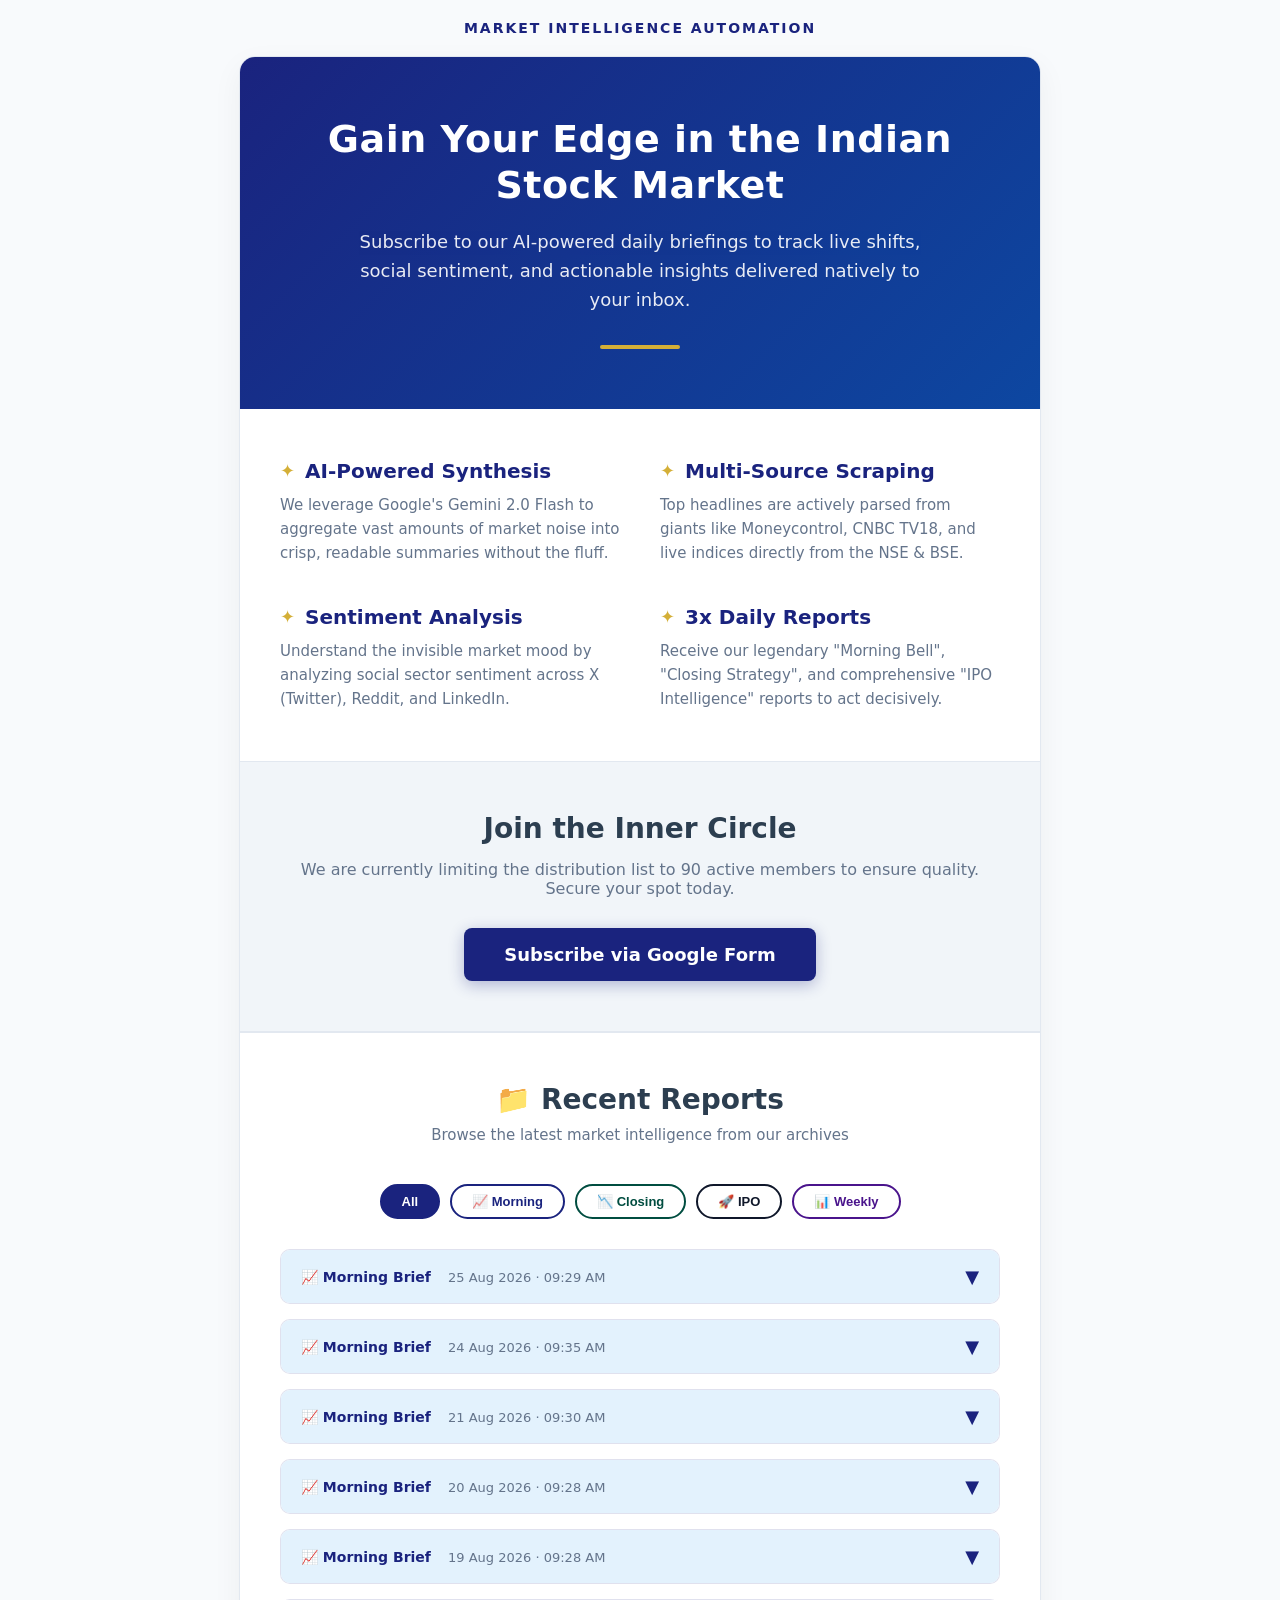
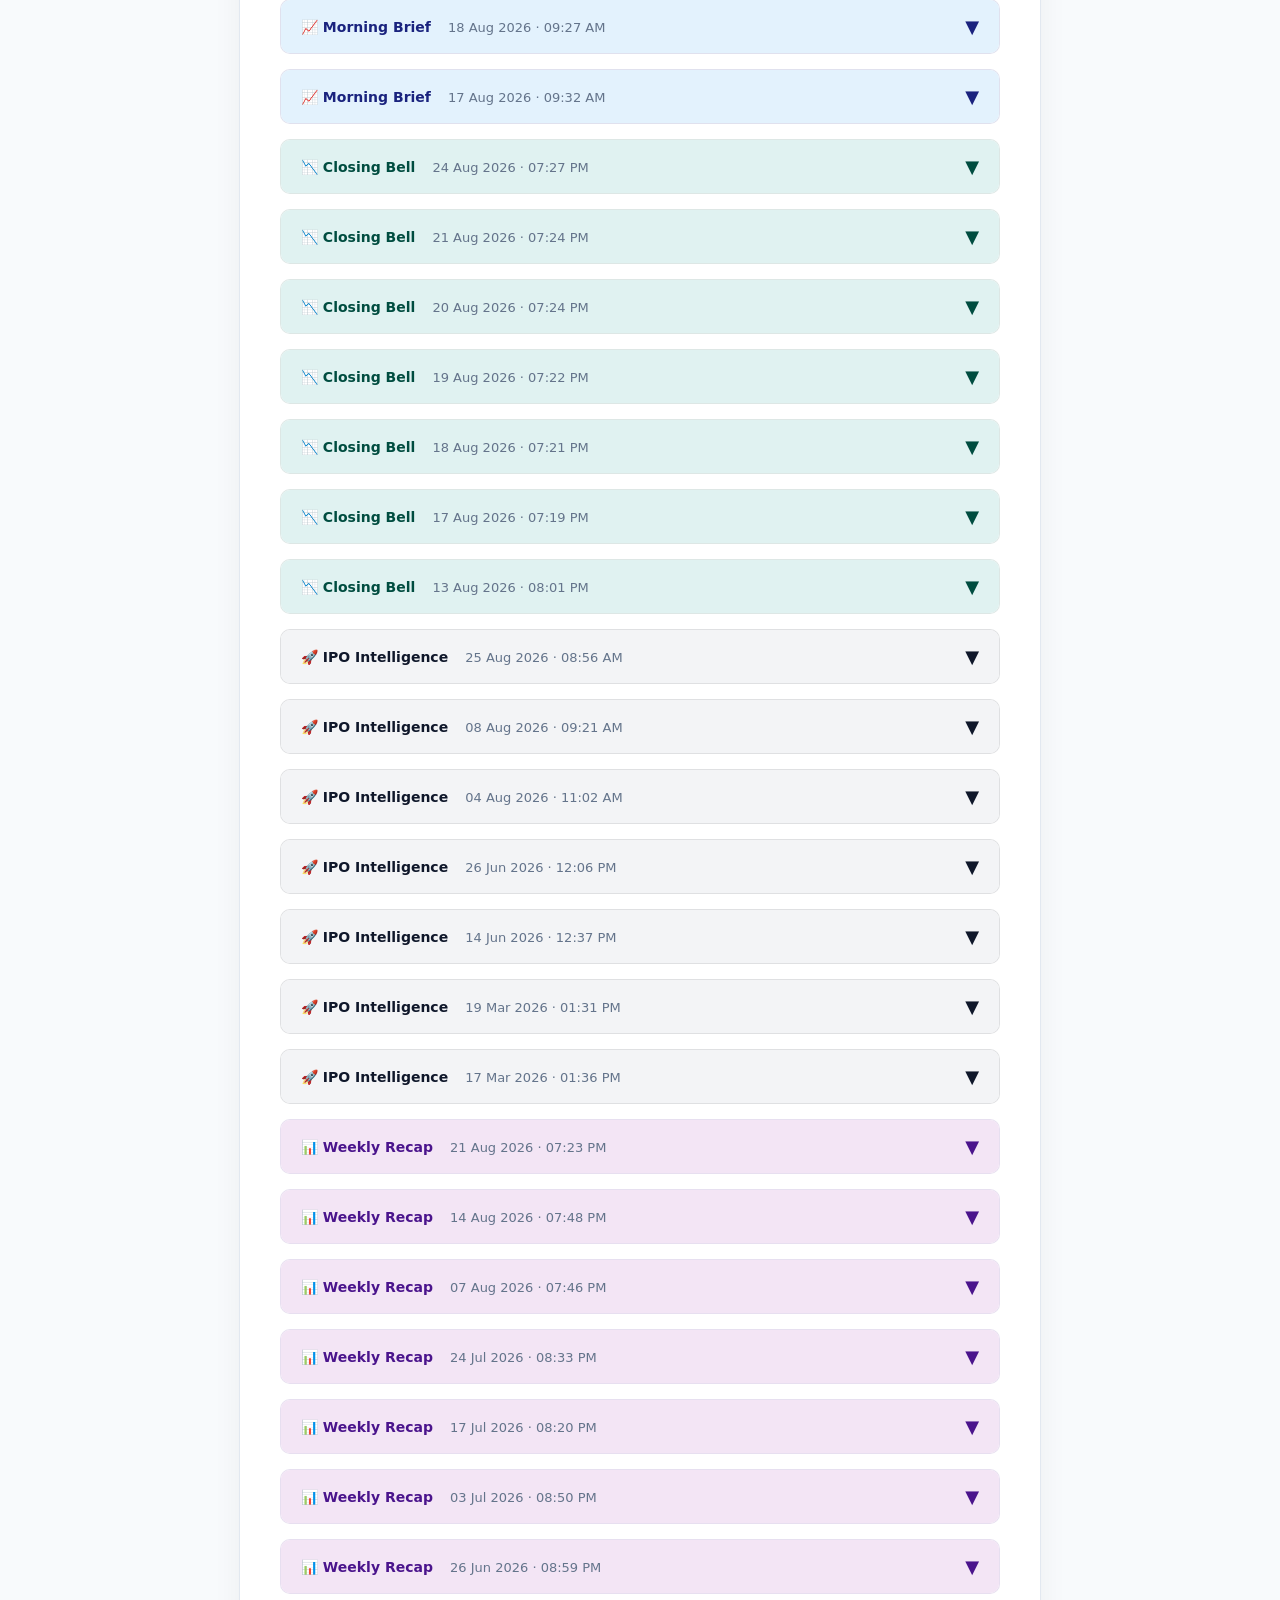
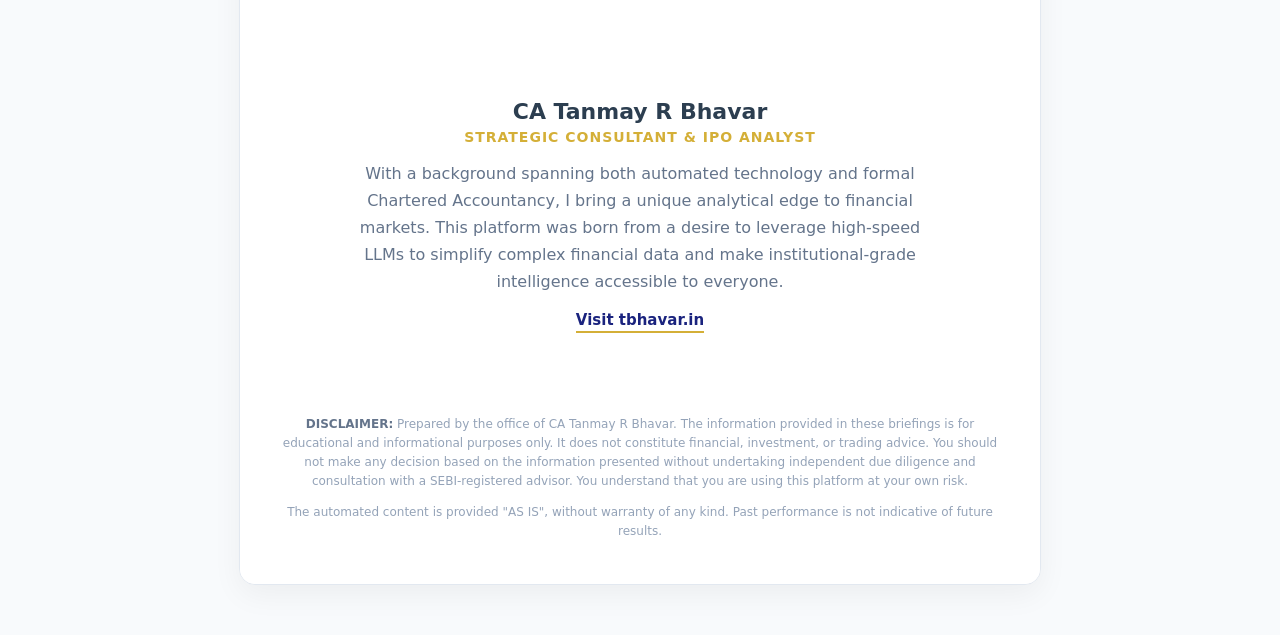
<file: index.html>
<!DOCTYPE html>
<html lang="en">
<head>
    <meta charset="UTF-8">
    <meta name="viewport" content="width=device-width, initial-scale=1.0">
    <title>Indian Market Intelligence | CA Tanmay R Bhavar</title>
    <link rel="icon" href="data:image/svg+xml,<svg xmlns=%22http://www.w3.org/2000/svg%22 viewBox=%220 0 100 100%22><text y=%22.9em%22 font-size=%2290%22>📈</text></svg>">
    <style>
        :root {
            --primary-navy: #1a237e;
            --primary-dark: #0d47a1;
            --accent-gold: #D4AF37;
            --text-dark: #2c3e50;
            --text-light: #64748b;
            --bg-light: #f8fafc;
        }

        body {
            font-family: system-ui, -apple-system, BlinkMacSystemFont, 'Segoe UI', Roboto, Helvetica, Arial, sans-serif;
            margin: 0;
            padding: 0;
            background-color: var(--bg-light);
            color: var(--text-dark);
            -webkit-font-smoothing: antialiased;
        }

        .navbar {
            text-align: center;
            padding: 20px;
            font-weight: 700;
            font-size: 14px;
            letter-spacing: 2px;
            text-transform: uppercase;
            color: var(--primary-navy);
        }

        .container {
            width: 90%;
            max-width: 800px;
            margin: 0 auto 50px auto;
            background-color: #ffffff;
            border-radius: 16px;
            box-shadow: 0 10px 30px rgba(0,0,0,0.05);
            overflow: hidden;
            border: 1px solid #e2e8f0;
        }

        .hero {
            background: linear-gradient(135deg, var(--primary-navy) 0%, var(--primary-dark) 100%);
            color: white;
            padding: 60px 40px;
            text-align: center;
        }

        .hero h1 {
            margin: 0;
            font-size: 38px;
            font-weight: 800;
            letter-spacing: 0.5px;
            line-height: 1.2;
        }

        .hero p {
            margin: 20px auto 0;
            font-size: 18px;
            opacity: 0.9;
            max-width: 600px;
            line-height: 1.6;
            font-weight: 400;
        }

        .accent-line {
            width: 80px;
            height: 4px;
            background-color: var(--accent-gold);
            margin: 30px auto 0 auto;
            border-radius: 2px;
        }

        .content {
            padding: 50px 40px;
        }

        .grid {
            display: grid;
            grid-template-columns: 1fr;
            gap: 40px;
        }

        @media(min-width: 650px) {
            .grid {
                grid-template-columns: 1fr 1fr;
            }
        }

        .feature-box h3 {
            color: var(--primary-navy);
            font-size: 20px;
            margin: 0 0 10px 0;
            display: flex;
            align-items: center;
        }

        .feature-box h3::before {
            content: '✦';
            color: var(--accent-gold);
            margin-right: 10px;
            font-size: 18px;
        }

        .feature-box p {
            color: var(--text-light);
            line-height: 1.6;
            margin: 0;
            font-size: 15px;
        }

        .cta-section {
            text-align: center;
            padding: 50px 40px;
            background-color: #f1f5f9;
            border-top: 1px solid #e2e8f0;
            border-bottom: 1px solid #e2e8f0;
        }

        .cta-section h2 {
            margin: 0 0 15px 0;
            font-size: 28px;
            color: var(--text-dark);
        }

        .cta-section p {
            color: var(--text-light);
            margin: 0 0 30px 0;
            font-size: 16px;
        }

        .subscribe-btn {
            display: inline-block;
            padding: 16px 40px;
            background-color: var(--primary-navy);
            color: white;
            text-decoration: none;
            font-size: 18px;
            font-weight: 700;
            border-radius: 8px;
            box-shadow: 0 4px 15px rgba(26, 35, 126, 0.3);
            transition: all 0.3s ease;
        }

        .subscribe-btn:hover {
            background-color: var(--primary-dark);
            transform: translateY(-2px);
            box-shadow: 0 6px 20px rgba(26, 35, 126, 0.4);
        }


        .author-card {
            display: flex;
            flex-direction: column;
            align-items: center;
            text-align: center;
            padding: 40px;
        }

        .author-card h3 {
            margin: 0 0 5px 0;
            font-size: 22px;
            color: var(--text-dark);
        }

        .author-card h4 {
            margin: 0 0 15px 0;
            font-size: 14px;
            color: var(--accent-gold);
            text-transform: uppercase;
            letter-spacing: 1px;
        }

        .author-card p {
            color: var(--text-light);
            line-height: 1.7;
            margin: 0;
            max-width: 600px;
        }

        .footer {
            background: #ffffff;
            padding: 30px 40px;
            font-size: 12px;
            color: #94a3b8;
            text-align: center;
            line-height: 1.6;
        }

        .footer strong {
            color: #64748b;
        }

        /* Mobile Responsiveness */
        @media(max-width: 768px) {
            .hero {
                padding: 40px 20px;
            }
            .hero h1 {
                font-size: 30px;
            }
            .hero p {
                font-size: 16px;
            }
            .content {
                padding: 30px 20px;
            }
            .cta-section {
                padding: 40px 20px;
            }
            .cta-section h2 {
                font-size: 24px;
            }
            .author-card {
                padding: 30px 20px;
            }
            .footer {
                padding: 20px;
            }
        }

        @media(max-width: 480px) {
            .hero h1 {
                font-size: 24px;
            }
            .hero p {
                font-size: 15px;
            }
            .subscribe-btn {
                padding: 14px 28px;
                font-size: 16px;
                width: 100%;
                box-sizing: border-box;
            }
        }

    </style>
</head>
<body>

    <div class="navbar">
        Market Intelligence Automation
    </div>

    <div class="container">
        
        <!-- Hero Section -->
        <div class="hero">
            <h1>Gain Your Edge in the Indian Stock Market</h1>
            <p>Subscribe to our AI-powered daily briefings to track live shifts, social sentiment, and actionable insights delivered natively to your inbox.</p>
            <div class="accent-line"></div>
        </div>

        <!-- Features -->
        <div class="content grid">
            <div class="feature-box">
                <h3>AI-Powered Synthesis</h3>
                <p>We leverage Google's Gemini 2.0 Flash to aggregate vast amounts of market noise into crisp, readable summaries without the fluff.</p>
            </div>
            <div class="feature-box">
                <h3>Multi-Source Scraping</h3>
                <p>Top headlines are actively parsed from giants like Moneycontrol, CNBC TV18, and live indices directly from the NSE & BSE.</p>
            </div>
            <div class="feature-box">
                <h3>Sentiment Analysis</h3>
                <p>Understand the invisible market mood by analyzing social sector sentiment across X (Twitter), Reddit, and LinkedIn.</p>
            </div>
            <div class="feature-box">
                <h3>3x Daily Reports</h3>
                <p>Receive our legendary "Morning Bell", "Closing Strategy", and comprehensive "IPO Intelligence" reports to act decisively.</p>
            </div>
        </div>

        <!-- Subscription Form Link -->
        <div class="cta-section">
            <h2>Join the Inner Circle</h2>
            <p>We are currently limiting the distribution list to 90 active members to ensure quality. Secure your spot today.</p>
            
            <!-- Replace the # below with your actual Google Form URL -->
            <a href="https://forms.gle/d7PHtCxjFiD2uH3A6" target="_blank" class="subscribe-btn">Subscribe via Google Form</a>
            
        </div>

        <!-- Recent Reports Archive -->
        <div id="archive-section" style="display: none;">
            <div style="padding: 50px 40px; border-top: 1px solid #e2e8f0;">
                <h2 style="text-align: center; font-size: 28px; color: var(--text-dark); margin: 0 0 10px 0;">📁 Recent Reports</h2>
                <p style="text-align: center; color: var(--text-light); margin: 0 0 40px 0; font-size: 15px;">Browse the latest market intelligence from our archives</p>
                
                <div id="archive-tabs" style="display: flex; justify-content: center; gap: 10px; margin-bottom: 30px; flex-wrap: wrap;">
                    <button onclick="filterArchive('all')" class="tab-btn active" data-tab="all" style="padding: 8px 20px; border: 2px solid var(--primary-navy); background: var(--primary-navy); color: white; border-radius: 20px; cursor: pointer; font-weight: 600; font-size: 13px; transition: all 0.2s;">All</button>
                    <button onclick="filterArchive('morning')" class="tab-btn" data-tab="morning" style="padding: 8px 20px; border: 2px solid #1a237e; background: transparent; color: #1a237e; border-radius: 20px; cursor: pointer; font-weight: 600; font-size: 13px; transition: all 0.2s;">📈 Morning</button>
                    <button onclick="filterArchive('closing')" class="tab-btn" data-tab="closing" style="padding: 8px 20px; border: 2px solid #004d40; background: transparent; color: #004d40; border-radius: 20px; cursor: pointer; font-weight: 600; font-size: 13px; transition: all 0.2s;">📉 Closing</button>
                    <button onclick="filterArchive('ipo')" class="tab-btn" data-tab="ipo" style="padding: 8px 20px; border: 2px solid #0f172a; background: transparent; color: #0f172a; border-radius: 20px; cursor: pointer; font-weight: 600; font-size: 13px; transition: all 0.2s;">🚀 IPO</button>
                    <button onclick="filterArchive('weekly')" class="tab-btn" data-tab="weekly" style="padding: 8px 20px; border: 2px solid #4a148c; background: transparent; color: #4a148c; border-radius: 20px; cursor: pointer; font-weight: 600; font-size: 13px; transition: all 0.2s;">📊 Weekly</button>
                </div>

                <div id="archive-container"></div>
            </div>
        </div>

        <!-- Author -->
        <div class="author-card">
            <h3>CA Tanmay R Bhavar</h3>
            <h4>Strategic Consultant & IPO Analyst</h4>
            <p>With a background spanning both automated technology and formal Chartered Accountancy, I bring a unique analytical edge to financial markets. This platform was born from a desire to leverage high-speed LLMs to simplify complex financial data and make institutional-grade intelligence accessible to everyone.</p>
            <a href="https://tbhavar.in" target="_blank" style="margin-top: 15px; color: var(--primary-navy); text-decoration: none; font-weight: 600; font-size: 15px; border-bottom: 2px solid var(--accent-gold); padding-bottom: 2px;">Visit tbhavar.in</a>
        </div>

        <!-- Footer / Disclaimer -->
        <div class="footer">
            <p><strong>DISCLAIMER:</strong> Prepared by the office of CA Tanmay R Bhavar. The information provided in these briefings is for educational and informational purposes only. It does not constitute financial, investment, or trading advice. You should not make any decision based on the information presented without undertaking independent due diligence and consultation with a SEBI-registered advisor. You understand that you are using this platform at your own risk.</p>
            <p style="margin-top: 10px;">The automated content is provided "AS IS", without warranty of any kind. Past performance is not indicative of future results.</p>
        </div>

    </div>

    <script>
        const typeColors = {
            morning: { bg: '#e3f2fd', border: '#1a237e', accent: '#1a237e' },
            closing: { bg: '#e0f2f1', border: '#004d40', accent: '#004d40' },
            ipo: { bg: '#f3f4f6', border: '#0f172a', accent: '#0f172a' },
            weekly: { bg: '#f3e5f5', border: '#4a148c', accent: '#4a148c' }
        };
        const typeLabels = { morning: '📈 Morning Brief', closing: '📉 Closing Bell', ipo: '🚀 IPO Intelligence', weekly: '📊 Weekly Recap' };
        let archiveData = {};

        async function loadArchive() {
            try {
                const resp = await fetch('reports.json');
                if (!resp.ok) return;
                archiveData = await resp.json();
                document.getElementById('archive-section').style.display = 'block';
                renderArchive('all');
            } catch (e) { /* No archive yet */ }
        }

        function renderArchive(filter) {
            const container = document.getElementById('archive-container');
            container.innerHTML = '';
            const types = filter === 'all' ? Object.keys(archiveData) : [filter];
            let hasReports = false;

            types.forEach(type => {
                if (!archiveData[type]) return;
                const colors = typeColors[type] || typeColors.morning;
                archiveData[type].forEach((report, i) => {
                    hasReports = true;
                    const id = `report-${type}-${i}`;
                    container.innerHTML += `
                        <div class="archive-card" data-type="${type}" style="margin-bottom: 15px; border: 1px solid ${colors.border}22; border-radius: 10px; overflow: hidden; background: #fff;">
                            <div onclick="toggleReport('${id}')" style="padding: 16px 20px; background: ${colors.bg}; cursor: pointer; display: flex; justify-content: space-between; align-items: center;">
                                <div>
                                    <span style="font-weight: 700; color: ${colors.accent}; font-size: 14px;">${typeLabels[type] || type}</span>
                                    <span style="color: #64748b; font-size: 13px; margin-left: 12px;">${report.date} · ${report.time}</span>
                                </div>
                                <span id="${id}-arrow" style="color: ${colors.accent}; font-size: 18px; transition: transform 0.2s;">▼</span>
                            </div>
                            <div id="${id}" style="display: none; padding: 20px; line-height: 1.7; font-size: 15px; color: #334155;">
                                ${report.content}
                            </div>
                        </div>`;
                });
            });

            if (!hasReports) {
                container.innerHTML = '<p style="text-align: center; color: #94a3b8; padding: 30px;">No reports available for this category yet.</p>';
            }
        }

        function toggleReport(id) {
            const el = document.getElementById(id);
            const arrow = document.getElementById(id + '-arrow');
            if (el.style.display === 'none') {
                el.style.display = 'block';
                arrow.style.transform = 'rotate(180deg)';
            } else {
                el.style.display = 'none';
                arrow.style.transform = 'rotate(0deg)';
            }
        }

        function filterArchive(type) {
            document.querySelectorAll('.tab-btn').forEach(btn => {
                const t = btn.getAttribute('data-tab');
                if (t === type) {
                    btn.style.background = t === 'all' ? 'var(--primary-navy)' : (typeColors[t]?.accent || '#1a237e');
                    btn.style.color = 'white';
                } else {
                    btn.style.background = 'transparent';
                    btn.style.color = t === 'all' ? 'var(--primary-navy)' : (typeColors[t]?.accent || '#1a237e');
                }
            });
            renderArchive(type);
        }

        loadArchive();
    </script>

</body>
</html>
</file>
